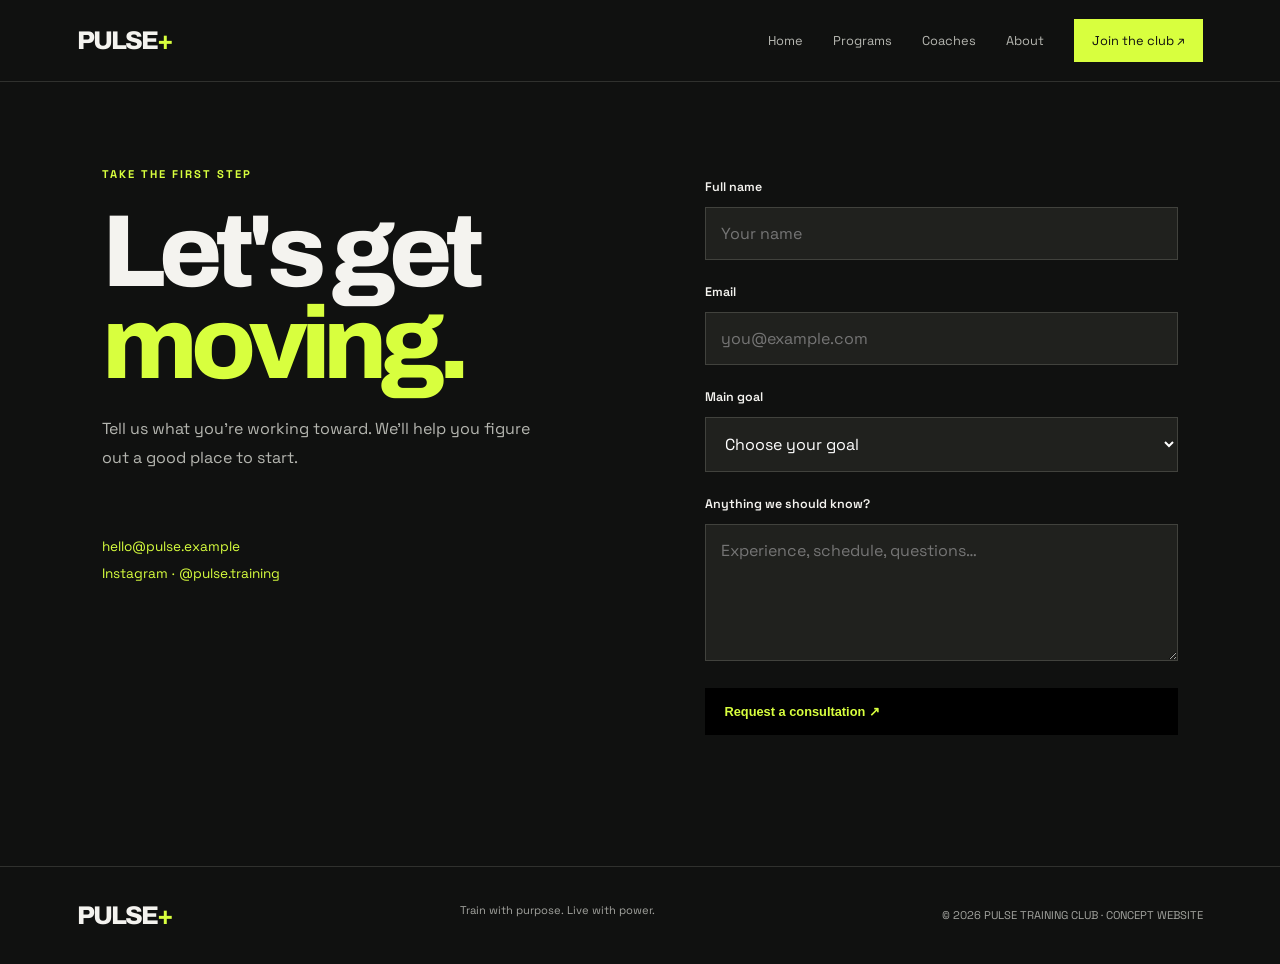
<file: pulse-fitness-website/contact.html>
<!doctype html>
<html lang="en">

<head>
    <meta charset="utf-8">
    <meta name="viewport" content="width=device-width,initial-scale=1">
    <title>Join PULSE — PULSE</title>
    <link rel="stylesheet" href="css/style.css">
</head>

<body>
    <header class="nav"><a class="brand" href="index.html">PULSE<span>+</span></a><button class="menu">☰</button>
        <nav class="links"><a href="index.html">Home</a><a href="programs.html">Programs</a><a
                href="coaches.html">Coaches</a><a href="about.html">About</a><a class="nav-btn active-btn"
                href="contact.html">Join the club ↗</a></nav>
    </header>
    <main class="page contact">
        <div>
            <p class="tag">TAKE THE FIRST STEP</p>
            <h1>Let's get<br><em>moving.</em></h1>
            <p class="lead">Tell us what you're working toward. We'll help you figure out a good place to start.</p>
            <p class="info">hello@pulse.example<br>Instagram · @pulse.training</p>
        </div>
        <form id="join-form"><label for="name">Full name</label><input id="name" required placeholder="Your name"><label
                for="email">Email</label><input id="email" type="email" required placeholder="you@example.com"><label
                for="goal">Main goal</label><select id="goal" required>
                <option value="">Choose your goal</option>
                <option>Build strength</option>
                <option>Improve fitness</option>
                <option>Move better</option>
                <option>Personal coaching</option>
            </select><label for="message">Anything we should know?</label><textarea id="message" rows="5"
                placeholder="Experience, schedule, questions…"></textarea><button class="btn dark" type="submit">Request
                a consultation ↗</button>
            <p id="form-message" role="status"></p>
        </form>
    </main>
    <footer><a class="brand" href="index.html">PULSE<span>+</span></a>
        <p>Train with purpose. Live with power.</p><small>© 2026 PULSE TRAINING CLUB · CONCEPT WEBSITE</small>
    </footer>
    <script src="js/script.js"></script>
</body>

</html>
</file>
<file: pulse-fitness-website/css/style.css>
@import url('https://fonts.googleapis.com/css2?family=Archivo:wght@400;500;600;700;800&family=Space+Grotesk:wght@400;500;600;700&display=swap');:root{--black:#101110;--white:#f4f3ef;--lime:#d8ff3e;--gray:#a3a49f}*{box-sizing:border-box}body{margin:0;background:var(--black);color:var(--white);font-family:'Space Grotesk',sans-serif}a{color:inherit;text-decoration:none}.nav{height:82px;padding:0 6%;display:flex;align-items:center;justify-content:space-between;border-bottom:1px solid #30312e}.brand{font-family:Archivo,sans-serif;font-size:1.6rem;font-weight:800;letter-spacing:-2px}.brand span{color:var(--lime)}.links{display:flex;align-items:center;gap:30px;font-size:.8rem}.links a{color:#b5b6b0}.links a:hover,.links .active{color:white}.nav-btn{padding:12px 17px;border:1px solid #555}.active-btn{background:var(--lime);color:var(--black)!important;border-color:var(--lime)}.menu{display:none;background:none;border:0;color:white;font-size:1.5rem}.hero{display:grid;grid-template-columns:1fr 1fr;min-height:650px;padding:65px 6%;gap:5%;align-items:center}.tag{font-size:.7rem;font-weight:700;letter-spacing:2px;color:var(--lime)}h1,h2,h3,p{margin-top:0}h1{font-family:Archivo,sans-serif;font-size:clamp(4rem,8vw,8.2rem);font-weight:800;line-height:.9;letter-spacing:-7px;margin:25px 0}h1 em,h2 em{font-style:normal;color:var(--lime)}.lead{color:#b5b6b0;line-height:1.8;max-width:450px}.actions{display:flex;align-items:center;gap:25px;margin-top:30px}.btn{display:inline-block;background:var(--lime);color:var(--black);padding:16px 20px;font-weight:700;font-size:.8rem;border:0;cursor:pointer}.plain{font-size:.8rem;border-bottom:1px solid #555;padding-bottom:6px}.stats{display:flex;gap:35px;margin-top:65px}.stats div{display:flex;flex-direction:column;gap:5px}.stats b{font-size:1.4rem;font-family:Archivo}.stats span{font-size:.65rem;color:var(--gray)}.visual{height:530px;position:relative}.visual img{width:100%;height:100%;object-fit:cover;filter:grayscale(100%);opacity:.82}.sticker{position:absolute;top:35px;right:-25px;background:var(--lime);color:black;font-family:Archivo;font-weight:800;font-size:1.3rem;padding:20px;transform:rotate(5deg)}.band{display:flex;justify-content:space-around;gap:20px;flex-wrap:wrap;padding:25px 5%;background:var(--lime);color:black;font-weight:800;font-size:.72rem;letter-spacing:1.5px}.section{padding:100px 8%}.head{display:grid;grid-template-columns:1fr 1fr;align-items:end;margin-bottom:40px}.head .tag{grid-column:1/-1}.head h2{font-size:clamp(2.5rem,5vw,5rem);font-family:Archivo;line-height:.95;letter-spacing:-3px;margin:20px 0 0}.head .plain{justify-self:end}.tiles{display:grid;grid-template-columns:repeat(3,1fr);gap:15px}.tiles article{min-height:280px;padding:25px;background:#252623;display:flex;flex-direction:column;justify-content:space-between;border-top:3px solid var(--lime)}.tiles small{font-size:.65rem;color:var(--lime);letter-spacing:1px}.tiles h3{font-family:Archivo;font-size:2rem;line-height:1.05}.tiles a{font-size:.75rem;border-bottom:1px solid #777;width:max-content;padding-bottom:5px}.split{display:grid;grid-template-columns:1fr 1fr;background:#242522}.split img{width:100%;height:520px;object-fit:cover;filter:grayscale(100%)}.split>div{padding:80px 12%;align-self:center}.split h2,.cta h2{font-family:Archivo;font-size:clamp(3rem,5vw,5rem);line-height:.95;letter-spacing:-3px;margin:20px 0}.split p:not(.tag){line-height:1.8;color:#b5b6b0;max-width:420px}.cta{text-align:center;padding:100px 20px;background:var(--lime);color:black}.cta .tag{color:#495b12}.cta h2 em{color:#526b00}.dark{background:black;color:var(--lime);margin-top:15px}footer{padding:35px 6%;display:flex;align-items:center;justify-content:space-between;border-top:1px solid #30312e}footer p,footer small{font-size:.7rem;color:var(--gray)}.page{padding:85px 8%}.page h1{font-size:clamp(4rem,8vw,7rem)}.page>.lead{margin-bottom:55px}.cards{display:grid;grid-template-columns:repeat(2,1fr);gap:20px}.cards article{background:#222320}.cards img{width:100%;height:260px;object-fit:cover;filter:grayscale(100%)}.cards article>div{padding:25px}.cards small{color:var(--lime);font-size:.65rem;letter-spacing:1.4px}.cards h2{font-family:Archivo;font-size:2rem;margin:12px 0}.cards p{line-height:1.7;color:#b5b6b0}.cards b{font-size:.75rem;color:var(--lime)}.notice{font-size:.7rem;color:var(--gray);margin-top:25px}.wide{width:100%;height:450px;object-fit:cover;filter:grayscale(100%);margin:25px 0 65px}.story{display:grid;grid-template-columns:1fr 1fr;gap:10%}.story h2{font-family:Archivo;font-size:3.5rem;line-height:1}.story p{line-height:1.9;color:#b5b6b0}.signature{color:var(--lime)!important;font-weight:600}.contact{display:grid;grid-template-columns:1fr 1fr;gap:12%;align-items:start}.info{margin-top:60px;font-size:.85rem;line-height:2;color:var(--lime)}form{display:flex;flex-direction:column;gap:12px}label{font-size:.78rem;font-weight:600;margin-top:12px}input,textarea,select{width:100%;padding:15px;background:#20211e;border:1px solid #41423d;color:white;font:inherit;border-radius:0}textarea{resize:vertical}form .btn{margin-top:15px;text-align:left}#form-message{font-size:.85rem;color:var(--lime);min-height:20px}@media(max-width:900px){.hero{grid-template-columns:1fr;gap:40px}.visual{height:450px}.split>div{padding:55px 8%}.head{grid-template-columns:1fr}.head .plain{justify-self:start;margin-top:20px}}@media(max-width:650px){.nav{height:70px}.menu{display:block}.links{display:none;position:absolute;top:70px;left:0;right:0;background:#171816;padding:25px 7%;z-index:10;flex-direction:column;align-items:stretch;border-bottom:1px solid #333}.links.open{display:flex}.links a{padding:10px 0}.nav-btn{text-align:center}.hero{padding:55px 7%;min-height:0}.hero h1{letter-spacing:-4px}.visual{height:350px}.sticker{right:0}.stats{gap:22px;margin-top:45px}.band{font-size:.62rem}.section,.page{padding:65px 7%}.tiles,.cards{grid-template-columns:1fr}.tiles article{min-height:230px}.split{grid-template-columns:1fr}.split img{height:320px}.split>div{padding:55px 7%}.cta{padding:75px 7%}footer{padding:30px 7%;flex-wrap:wrap;gap:15px}footer p{width:100%;order:3}.contact,.story{grid-template-columns:1fr;gap:35px}.wide{height:300px;margin-bottom:40px}.story h2{font-size:2.8rem}.info{margin-top:30px}}
</file>
